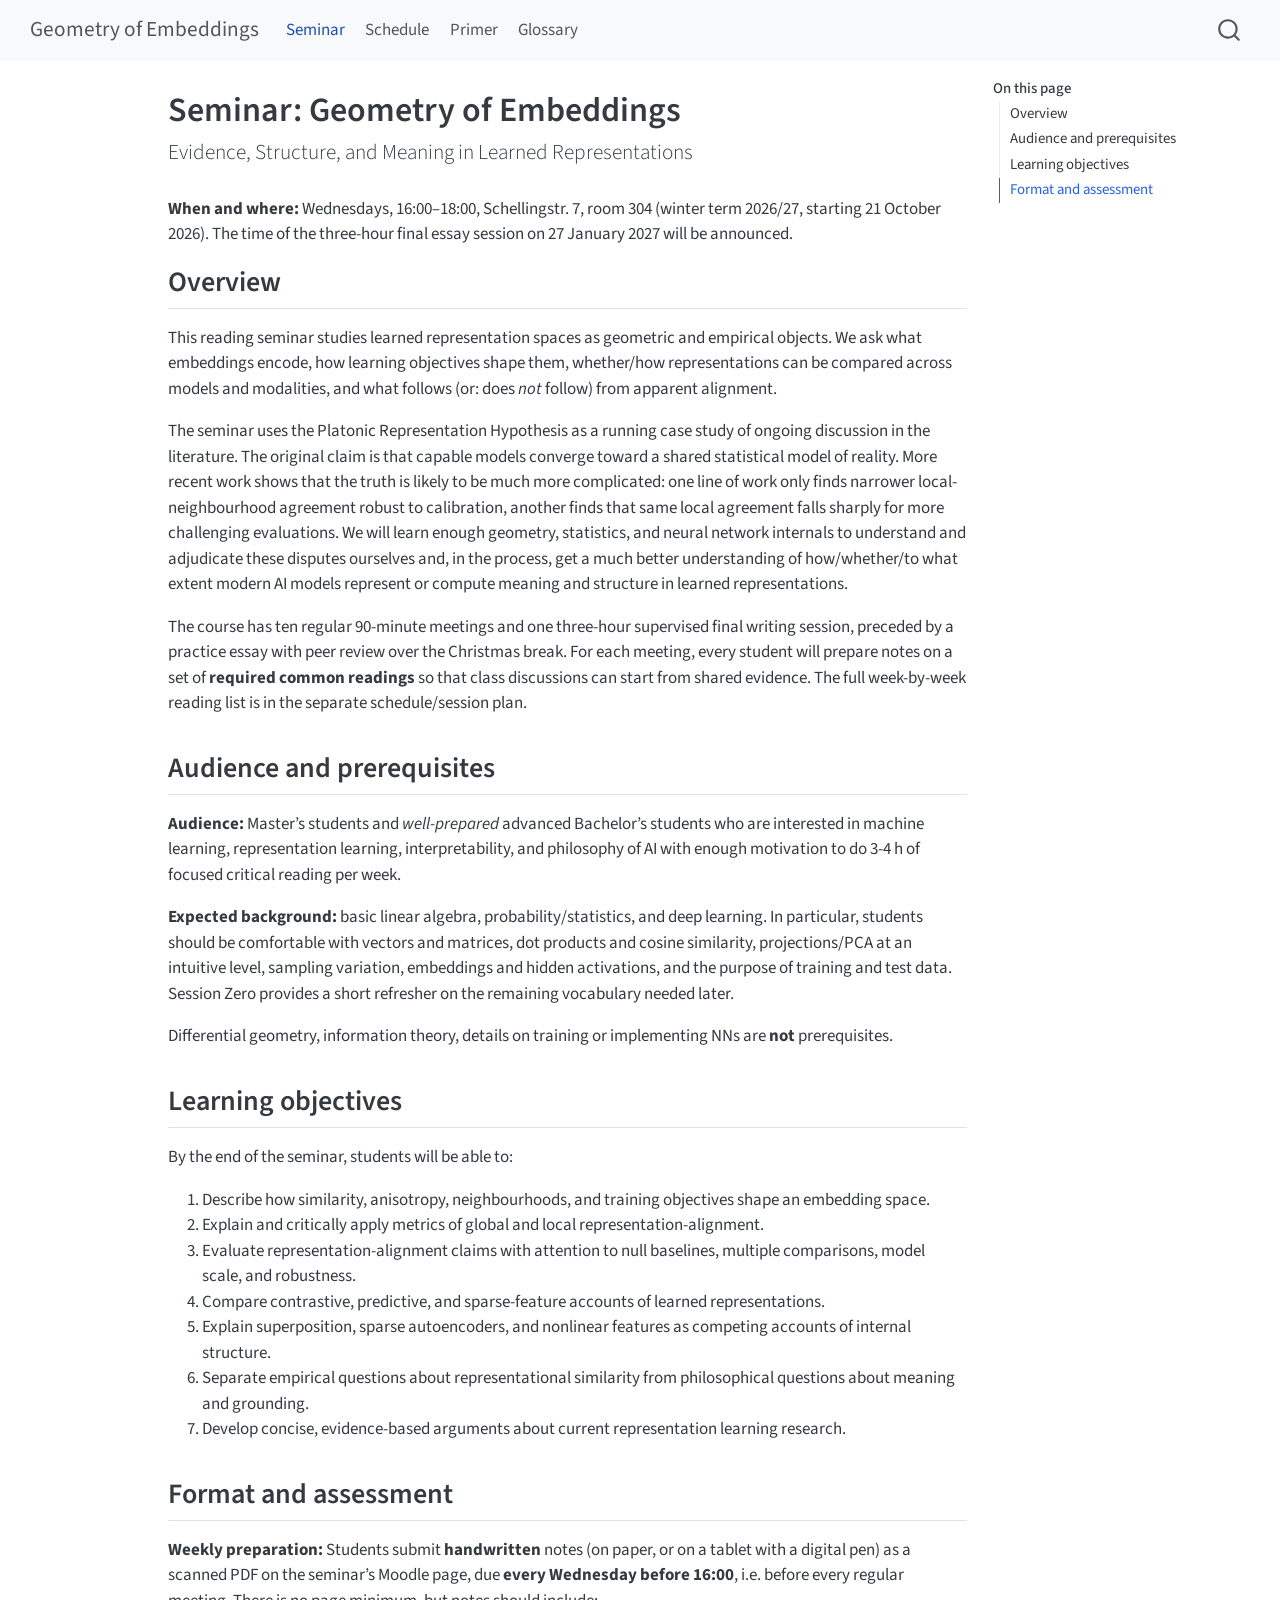
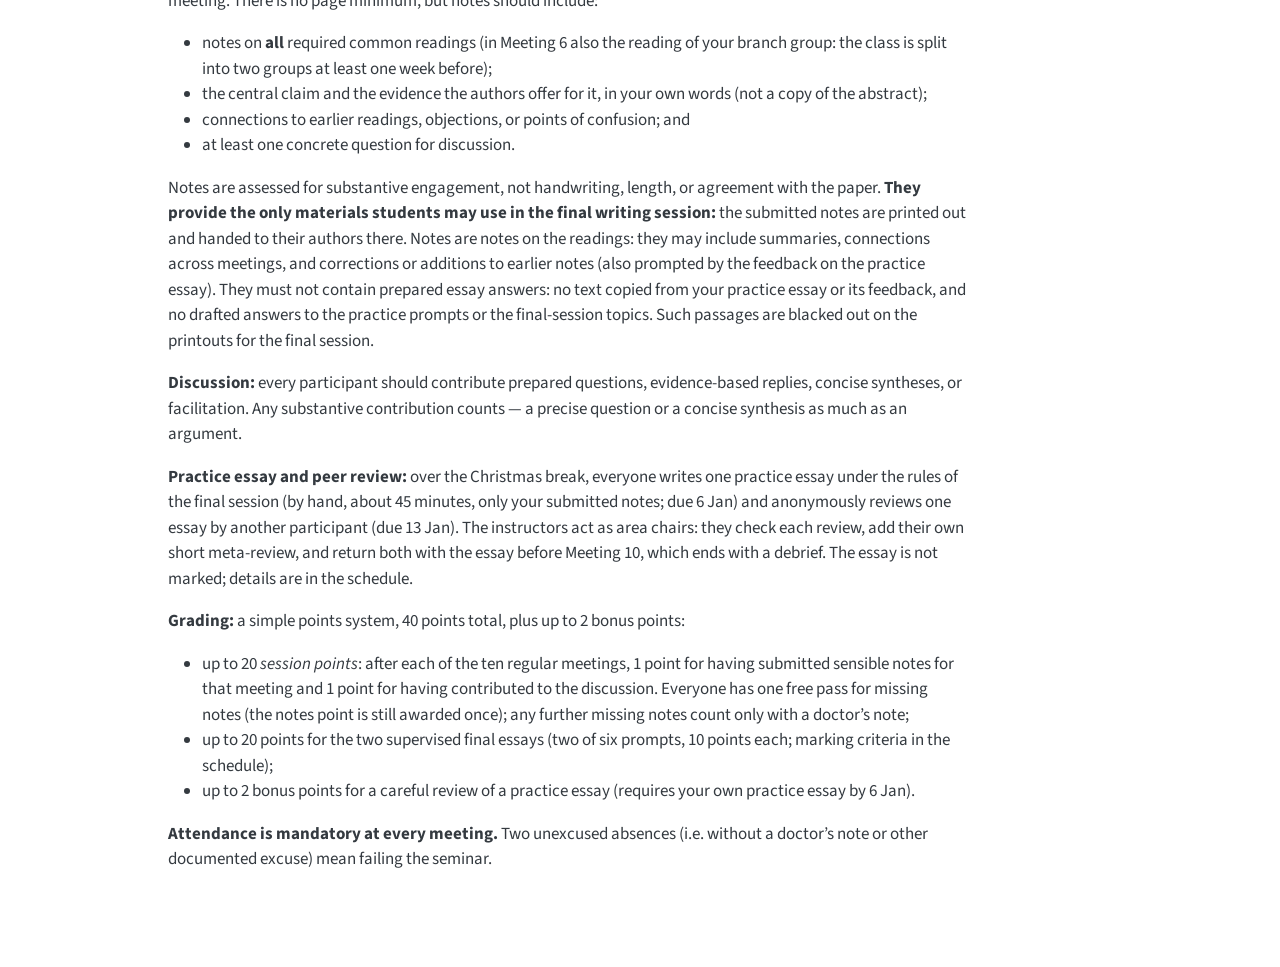
<file: docs/index.html>
<!DOCTYPE html>
<html xmlns="http://www.w3.org/1999/xhtml" lang="en" xml:lang="en"><head>

<meta charset="utf-8">
<meta name="generator" content="quarto-1.7.24">

<meta name="viewport" content="width=device-width, initial-scale=1.0, user-scalable=yes">


<title>Seminar: Geometry of Embeddings – Geometry of Embeddings</title>
<style>
code{white-space: pre-wrap;}
span.smallcaps{font-variant: small-caps;}
div.columns{display: flex; gap: min(4vw, 1.5em);}
div.column{flex: auto; overflow-x: auto;}
div.hanging-indent{margin-left: 1.5em; text-indent: -1.5em;}
ul.task-list{list-style: none;}
ul.task-list li input[type="checkbox"] {
  width: 0.8em;
  margin: 0 0.8em 0.2em -1em; /* quarto-specific, see https://github.com/quarto-dev/quarto-cli/issues/4556 */ 
  vertical-align: middle;
}
</style>


<script src="site_libs/quarto-nav/quarto-nav.js"></script>
<script src="site_libs/quarto-nav/headroom.min.js"></script>
<script src="site_libs/clipboard/clipboard.min.js"></script>
<script src="site_libs/quarto-search/autocomplete.umd.js"></script>
<script src="site_libs/quarto-search/fuse.min.js"></script>
<script src="site_libs/quarto-search/quarto-search.js"></script>
<meta name="quarto:offset" content="./">
<script src="site_libs/quarto-html/quarto.js" type="module"></script>
<script src="site_libs/quarto-html/tabsets/tabsets.js" type="module"></script>
<script src="site_libs/quarto-html/popper.min.js"></script>
<script src="site_libs/quarto-html/tippy.umd.min.js"></script>
<script src="site_libs/quarto-html/anchor.min.js"></script>
<link href="site_libs/quarto-html/tippy.css" rel="stylesheet">
<link href="site_libs/quarto-html/quarto-syntax-highlighting-a37c72dd2dbac68997fcdc15a3622e78.css" rel="stylesheet" id="quarto-text-highlighting-styles">
<script src="site_libs/bootstrap/bootstrap.min.js"></script>
<link href="site_libs/bootstrap/bootstrap-icons.css" rel="stylesheet">
<link href="site_libs/bootstrap/bootstrap-53572a53ce26c13e816a0a04de8773d1.min.css" rel="stylesheet" append-hash="true" id="quarto-bootstrap" data-mode="light">
<script id="quarto-search-options" type="application/json">{
  "location": "navbar",
  "copy-button": false,
  "collapse-after": 3,
  "panel-placement": "end",
  "type": "overlay",
  "limit": 50,
  "keyboard-shortcut": [
    "f",
    "/",
    "s"
  ],
  "show-item-context": false,
  "language": {
    "search-no-results-text": "No results",
    "search-matching-documents-text": "matching documents",
    "search-copy-link-title": "Copy link to search",
    "search-hide-matches-text": "Hide additional matches",
    "search-more-match-text": "more match in this document",
    "search-more-matches-text": "more matches in this document",
    "search-clear-button-title": "Clear",
    "search-text-placeholder": "",
    "search-detached-cancel-button-title": "Cancel",
    "search-submit-button-title": "Submit",
    "search-label": "Search"
  }
}</script>


</head>

<body class="nav-fixed quarto-light">

<div id="quarto-search-results"></div>
  <header id="quarto-header" class="headroom fixed-top">
    <nav class="navbar navbar-expand-lg " data-bs-theme="dark">
      <div class="navbar-container container-fluid">
      <div class="navbar-brand-container mx-auto">
    <a class="navbar-brand" href="./index.html">
    <span class="navbar-title">Geometry of Embeddings</span>
    </a>
  </div>
            <div id="quarto-search" class="" title="Search"></div>
          <button class="navbar-toggler" type="button" data-bs-toggle="collapse" data-bs-target="#navbarCollapse" aria-controls="navbarCollapse" role="menu" aria-expanded="false" aria-label="Toggle navigation" onclick="if (window.quartoToggleHeadroom) { window.quartoToggleHeadroom(); }">
  <span class="navbar-toggler-icon"></span>
</button>
          <div class="collapse navbar-collapse" id="navbarCollapse">
            <ul class="navbar-nav navbar-nav-scroll me-auto">
  <li class="nav-item">
    <a class="nav-link active" href="./index.html" aria-current="page"> 
<span class="menu-text">Seminar</span></a>
  </li>  
  <li class="nav-item">
    <a class="nav-link" href="./schedule.html"> 
<span class="menu-text">Schedule</span></a>
  </li>  
  <li class="nav-item">
    <a class="nav-link" href="./primer.html"> 
<span class="menu-text">Primer</span></a>
  </li>  
  <li class="nav-item">
    <a class="nav-link" href="./glossary.html"> 
<span class="menu-text">Glossary</span></a>
  </li>  
</ul>
          </div> <!-- /navcollapse -->
            <div class="quarto-navbar-tools">
</div>
      </div> <!-- /container-fluid -->
    </nav>
</header>
<!-- content -->
<div id="quarto-content" class="quarto-container page-columns page-rows-contents page-layout-article page-navbar">
<!-- sidebar -->
<!-- margin-sidebar -->
    <div id="quarto-margin-sidebar" class="sidebar margin-sidebar">
        <nav id="TOC" role="doc-toc" class="toc-active">
    <h2 id="toc-title">On this page</h2>
   
  <ul>
  <li><a href="#overview" id="toc-overview" class="nav-link active" data-scroll-target="#overview">Overview</a></li>
  <li><a href="#audience-and-prerequisites" id="toc-audience-and-prerequisites" class="nav-link" data-scroll-target="#audience-and-prerequisites">Audience and prerequisites</a></li>
  <li><a href="#learning-objectives" id="toc-learning-objectives" class="nav-link" data-scroll-target="#learning-objectives">Learning objectives</a></li>
  <li><a href="#format-and-assessment" id="toc-format-and-assessment" class="nav-link" data-scroll-target="#format-and-assessment">Format and assessment</a></li>
  </ul>
</nav>
    </div>
<!-- main -->
<main class="content" id="quarto-document-content">

<header id="title-block-header" class="quarto-title-block default">
<div class="quarto-title">
<h1 class="title">Seminar: Geometry of Embeddings</h1>
<p class="subtitle lead">Evidence, Structure, and Meaning in Learned Representations</p>
</div>



<div class="quarto-title-meta">

    
  
    
  </div>
  


</header>


<p><strong>When and where:</strong> Wednesdays, 16:00–18:00, Schellingstr. 7, room 304 (winter term 2026/27, starting 21 October 2026). The time of the three-hour final essay session on 27 January 2027 will be announced.</p>
<section id="overview" class="level2">
<h2 class="anchored" data-anchor-id="overview">Overview</h2>
<p>This reading seminar studies learned representation spaces as geometric and empirical objects. We ask what embeddings encode, how learning objectives shape them, whether/how representations can be compared across models and modalities, and what follows (or: does <em>not</em> follow) from apparent alignment.</p>
<p>The seminar uses the Platonic Representation Hypothesis as a running case study of ongoing discussion in the literature. The original claim is that capable models converge toward a shared statistical model of reality. More recent work shows that the truth is likely to be much more complicated: one line of work only finds narrower local-neighbourhood agreement robust to calibration, another finds that same local agreement falls sharply for more challenging evaluations. We will learn enough geometry, statistics, and neural network internals to understand and adjudicate these disputes ourselves and, in the process, get a much better understanding of how/whether/to what extent modern AI models represent or compute meaning and structure in learned representations.</p>
<p>The course has ten regular 90-minute meetings and one three-hour supervised final writing session, preceded by a practice essay with peer review over the Christmas break. For each meeting, every student will prepare notes on a set of <strong>required common readings</strong> so that class discussions can start from shared evidence. The full week-by-week reading list is in the separate schedule/session plan.</p>
</section>
<section id="audience-and-prerequisites" class="level2">
<h2 class="anchored" data-anchor-id="audience-and-prerequisites">Audience and prerequisites</h2>
<p><strong>Audience:</strong> Master’s students and <em>well-prepared</em> advanced Bachelor’s students who are interested in machine learning, representation learning, interpretability, and philosophy of AI with enough motivation to do 3-4 h of focused critical reading per week.</p>
<p><strong>Expected background:</strong> basic linear algebra, probability/statistics, and deep learning. In particular, students should be comfortable with vectors and matrices, dot products and cosine similarity, projections/PCA at an intuitive level, sampling variation, embeddings and hidden activations, and the purpose of training and test data. Session Zero provides a short refresher on the remaining vocabulary needed later.</p>
<p>Differential geometry, information theory, details on training or implementing NNs are <strong>not</strong> prerequisites.</p>
</section>
<section id="learning-objectives" class="level2">
<h2 class="anchored" data-anchor-id="learning-objectives">Learning objectives</h2>
<p>By the end of the seminar, students will be able to:</p>
<ol type="1">
<li>Describe how similarity, anisotropy, neighbourhoods, and training objectives shape an embedding space.</li>
<li>Explain and critically apply metrics of global and local representation-alignment.</li>
<li>Evaluate representation-alignment claims with attention to null baselines, multiple comparisons, model scale, and robustness.</li>
<li>Compare contrastive, predictive, and sparse-feature accounts of learned representations.</li>
<li>Explain superposition, sparse autoencoders, and nonlinear features as competing accounts of internal structure.</li>
<li>Separate empirical questions about representational similarity from philosophical questions about meaning and grounding.</li>
<li>Develop concise, evidence-based arguments about current representation learning research.</li>
</ol>
</section>
<section id="format-and-assessment" class="level2">
<h2 class="anchored" data-anchor-id="format-and-assessment">Format and assessment</h2>
<p><strong>Weekly preparation:</strong> Students submit <strong>handwritten</strong> notes (on paper, or on a tablet with a digital pen) as a scanned PDF on the seminar’s Moodle page, due <strong>every Wednesday before 16:00</strong>, i.e.&nbsp;before every regular meeting. There is no page minimum, but notes should include:</p>
<ul>
<li>notes on <strong>all</strong> required common readings (in Meeting 6 also the reading of your branch group: the class is split into two groups at least one week before);</li>
<li>the central claim and the evidence the authors offer for it, in your own words (not a copy of the abstract);</li>
<li>connections to earlier readings, objections, or points of confusion; and</li>
<li>at least one concrete question for discussion.</li>
</ul>
<p>Notes are assessed for substantive engagement, not handwriting, length, or agreement with the paper. <strong>They provide the only materials students may use in the final writing session:</strong> the submitted notes are printed out and handed to their authors there. Notes are notes on the readings: they may include summaries, connections across meetings, and corrections or additions to earlier notes (also prompted by the feedback on the practice essay). They must not contain prepared essay answers: no text copied from your practice essay or its feedback, and no drafted answers to the practice prompts or the final-session topics. Such passages are blacked out on the printouts for the final session.</p>
<p><strong>Discussion:</strong> every participant should contribute prepared questions, evidence-based replies, concise syntheses, or facilitation. Any substantive contribution counts — a precise question or a concise synthesis as much as an argument.</p>
<p><strong>Practice essay and peer review:</strong> over the Christmas break, everyone writes one practice essay under the rules of the final session (by hand, about 45 minutes, only your submitted notes; due 6 Jan) and anonymously reviews one essay by another participant (due 13 Jan). The instructors act as area chairs: they check each review, add their own short meta-review, and return both with the essay before Meeting 10, which ends with a debrief. The essay is not marked; details are in the schedule.</p>
<p><strong>Grading:</strong> a simple points system, 40 points total, plus up to 2 bonus points:</p>
<ul>
<li>up to 20 <em>session points</em>: after each of the ten regular meetings, 1 point for having submitted sensible notes for that meeting and 1 point for having contributed to the discussion. Everyone has one free pass for missing notes (the notes point is still awarded once); any further missing notes count only with a doctor’s note;</li>
<li>up to 20 points for the two supervised final essays (two of six prompts, 10 points each; marking criteria in the schedule);</li>
<li>up to 2 bonus points for a careful review of a practice essay (requires your own practice essay by 6 Jan).</li>
</ul>
<p><strong>Attendance is mandatory at every meeting.</strong> Two unexcused absences (i.e. without a doctor’s note or other documented excuse) mean failing the seminar.</p>


</section>

</main> <!-- /main -->
<script id="quarto-html-after-body" type="application/javascript">
  window.document.addEventListener("DOMContentLoaded", function (event) {
    const icon = "";
    const anchorJS = new window.AnchorJS();
    anchorJS.options = {
      placement: 'right',
      icon: icon
    };
    anchorJS.add('.anchored');
    const isCodeAnnotation = (el) => {
      for (const clz of el.classList) {
        if (clz.startsWith('code-annotation-')) {                     
          return true;
        }
      }
      return false;
    }
    const onCopySuccess = function(e) {
      // button target
      const button = e.trigger;
      // don't keep focus
      button.blur();
      // flash "checked"
      button.classList.add('code-copy-button-checked');
      var currentTitle = button.getAttribute("title");
      button.setAttribute("title", "Copied!");
      let tooltip;
      if (window.bootstrap) {
        button.setAttribute("data-bs-toggle", "tooltip");
        button.setAttribute("data-bs-placement", "left");
        button.setAttribute("data-bs-title", "Copied!");
        tooltip = new bootstrap.Tooltip(button, 
          { trigger: "manual", 
            customClass: "code-copy-button-tooltip",
            offset: [0, -8]});
        tooltip.show();    
      }
      setTimeout(function() {
        if (tooltip) {
          tooltip.hide();
          button.removeAttribute("data-bs-title");
          button.removeAttribute("data-bs-toggle");
          button.removeAttribute("data-bs-placement");
        }
        button.setAttribute("title", currentTitle);
        button.classList.remove('code-copy-button-checked');
      }, 1000);
      // clear code selection
      e.clearSelection();
    }
    const getTextToCopy = function(trigger) {
        const codeEl = trigger.previousElementSibling.cloneNode(true);
        for (const childEl of codeEl.children) {
          if (isCodeAnnotation(childEl)) {
            childEl.remove();
          }
        }
        return codeEl.innerText;
    }
    const clipboard = new window.ClipboardJS('.code-copy-button:not([data-in-quarto-modal])', {
      text: getTextToCopy
    });
    clipboard.on('success', onCopySuccess);
    if (window.document.getElementById('quarto-embedded-source-code-modal')) {
      const clipboardModal = new window.ClipboardJS('.code-copy-button[data-in-quarto-modal]', {
        text: getTextToCopy,
        container: window.document.getElementById('quarto-embedded-source-code-modal')
      });
      clipboardModal.on('success', onCopySuccess);
    }
      var localhostRegex = new RegExp(/^(?:http|https):\/\/localhost\:?[0-9]*\//);
      var mailtoRegex = new RegExp(/^mailto:/);
        var filterRegex = new RegExp('/' + window.location.host + '/');
      var isInternal = (href) => {
          return filterRegex.test(href) || localhostRegex.test(href) || mailtoRegex.test(href);
      }
      // Inspect non-navigation links and adorn them if external
     var links = window.document.querySelectorAll('a[href]:not(.nav-link):not(.navbar-brand):not(.toc-action):not(.sidebar-link):not(.sidebar-item-toggle):not(.pagination-link):not(.no-external):not([aria-hidden]):not(.dropdown-item):not(.quarto-navigation-tool):not(.about-link)');
      for (var i=0; i<links.length; i++) {
        const link = links[i];
        if (!isInternal(link.href)) {
          // undo the damage that might have been done by quarto-nav.js in the case of
          // links that we want to consider external
          if (link.dataset.originalHref !== undefined) {
            link.href = link.dataset.originalHref;
          }
        }
      }
    function tippyHover(el, contentFn, onTriggerFn, onUntriggerFn) {
      const config = {
        allowHTML: true,
        maxWidth: 500,
        delay: 100,
        arrow: false,
        appendTo: function(el) {
            return el.parentElement;
        },
        interactive: true,
        interactiveBorder: 10,
        theme: 'quarto',
        placement: 'bottom-start',
      };
      if (contentFn) {
        config.content = contentFn;
      }
      if (onTriggerFn) {
        config.onTrigger = onTriggerFn;
      }
      if (onUntriggerFn) {
        config.onUntrigger = onUntriggerFn;
      }
      window.tippy(el, config); 
    }
    const noterefs = window.document.querySelectorAll('a[role="doc-noteref"]');
    for (var i=0; i<noterefs.length; i++) {
      const ref = noterefs[i];
      tippyHover(ref, function() {
        // use id or data attribute instead here
        let href = ref.getAttribute('data-footnote-href') || ref.getAttribute('href');
        try { href = new URL(href).hash; } catch {}
        const id = href.replace(/^#\/?/, "");
        const note = window.document.getElementById(id);
        if (note) {
          return note.innerHTML;
        } else {
          return "";
        }
      });
    }
    const xrefs = window.document.querySelectorAll('a.quarto-xref');
    const processXRef = (id, note) => {
      // Strip column container classes
      const stripColumnClz = (el) => {
        el.classList.remove("page-full", "page-columns");
        if (el.children) {
          for (const child of el.children) {
            stripColumnClz(child);
          }
        }
      }
      stripColumnClz(note)
      if (id === null || id.startsWith('sec-')) {
        // Special case sections, only their first couple elements
        const container = document.createElement("div");
        if (note.children && note.children.length > 2) {
          container.appendChild(note.children[0].cloneNode(true));
          for (let i = 1; i < note.children.length; i++) {
            const child = note.children[i];
            if (child.tagName === "P" && child.innerText === "") {
              continue;
            } else {
              container.appendChild(child.cloneNode(true));
              break;
            }
          }
          if (window.Quarto?.typesetMath) {
            window.Quarto.typesetMath(container);
          }
          return container.innerHTML
        } else {
          if (window.Quarto?.typesetMath) {
            window.Quarto.typesetMath(note);
          }
          return note.innerHTML;
        }
      } else {
        // Remove any anchor links if they are present
        const anchorLink = note.querySelector('a.anchorjs-link');
        if (anchorLink) {
          anchorLink.remove();
        }
        if (window.Quarto?.typesetMath) {
          window.Quarto.typesetMath(note);
        }
        if (note.classList.contains("callout")) {
          return note.outerHTML;
        } else {
          return note.innerHTML;
        }
      }
    }
    for (var i=0; i<xrefs.length; i++) {
      const xref = xrefs[i];
      tippyHover(xref, undefined, function(instance) {
        instance.disable();
        let url = xref.getAttribute('href');
        let hash = undefined; 
        if (url.startsWith('#')) {
          hash = url;
        } else {
          try { hash = new URL(url).hash; } catch {}
        }
        if (hash) {
          const id = hash.replace(/^#\/?/, "");
          const note = window.document.getElementById(id);
          if (note !== null) {
            try {
              const html = processXRef(id, note.cloneNode(true));
              instance.setContent(html);
            } finally {
              instance.enable();
              instance.show();
            }
          } else {
            // See if we can fetch this
            fetch(url.split('#')[0])
            .then(res => res.text())
            .then(html => {
              const parser = new DOMParser();
              const htmlDoc = parser.parseFromString(html, "text/html");
              const note = htmlDoc.getElementById(id);
              if (note !== null) {
                const html = processXRef(id, note);
                instance.setContent(html);
              } 
            }).finally(() => {
              instance.enable();
              instance.show();
            });
          }
        } else {
          // See if we can fetch a full url (with no hash to target)
          // This is a special case and we should probably do some content thinning / targeting
          fetch(url)
          .then(res => res.text())
          .then(html => {
            const parser = new DOMParser();
            const htmlDoc = parser.parseFromString(html, "text/html");
            const note = htmlDoc.querySelector('main.content');
            if (note !== null) {
              // This should only happen for chapter cross references
              // (since there is no id in the URL)
              // remove the first header
              if (note.children.length > 0 && note.children[0].tagName === "HEADER") {
                note.children[0].remove();
              }
              const html = processXRef(null, note);
              instance.setContent(html);
            } 
          }).finally(() => {
            instance.enable();
            instance.show();
          });
        }
      }, function(instance) {
      });
    }
        let selectedAnnoteEl;
        const selectorForAnnotation = ( cell, annotation) => {
          let cellAttr = 'data-code-cell="' + cell + '"';
          let lineAttr = 'data-code-annotation="' +  annotation + '"';
          const selector = 'span[' + cellAttr + '][' + lineAttr + ']';
          return selector;
        }
        const selectCodeLines = (annoteEl) => {
          const doc = window.document;
          const targetCell = annoteEl.getAttribute("data-target-cell");
          const targetAnnotation = annoteEl.getAttribute("data-target-annotation");
          const annoteSpan = window.document.querySelector(selectorForAnnotation(targetCell, targetAnnotation));
          const lines = annoteSpan.getAttribute("data-code-lines").split(",");
          const lineIds = lines.map((line) => {
            return targetCell + "-" + line;
          })
          let top = null;
          let height = null;
          let parent = null;
          if (lineIds.length > 0) {
              //compute the position of the single el (top and bottom and make a div)
              const el = window.document.getElementById(lineIds[0]);
              top = el.offsetTop;
              height = el.offsetHeight;
              parent = el.parentElement.parentElement;
            if (lineIds.length > 1) {
              const lastEl = window.document.getElementById(lineIds[lineIds.length - 1]);
              const bottom = lastEl.offsetTop + lastEl.offsetHeight;
              height = bottom - top;
            }
            if (top !== null && height !== null && parent !== null) {
              // cook up a div (if necessary) and position it 
              let div = window.document.getElementById("code-annotation-line-highlight");
              if (div === null) {
                div = window.document.createElement("div");
                div.setAttribute("id", "code-annotation-line-highlight");
                div.style.position = 'absolute';
                parent.appendChild(div);
              }
              div.style.top = top - 2 + "px";
              div.style.height = height + 4 + "px";
              div.style.left = 0;
              let gutterDiv = window.document.getElementById("code-annotation-line-highlight-gutter");
              if (gutterDiv === null) {
                gutterDiv = window.document.createElement("div");
                gutterDiv.setAttribute("id", "code-annotation-line-highlight-gutter");
                gutterDiv.style.position = 'absolute';
                const codeCell = window.document.getElementById(targetCell);
                const gutter = codeCell.querySelector('.code-annotation-gutter');
                gutter.appendChild(gutterDiv);
              }
              gutterDiv.style.top = top - 2 + "px";
              gutterDiv.style.height = height + 4 + "px";
            }
            selectedAnnoteEl = annoteEl;
          }
        };
        const unselectCodeLines = () => {
          const elementsIds = ["code-annotation-line-highlight", "code-annotation-line-highlight-gutter"];
          elementsIds.forEach((elId) => {
            const div = window.document.getElementById(elId);
            if (div) {
              div.remove();
            }
          });
          selectedAnnoteEl = undefined;
        };
          // Handle positioning of the toggle
      window.addEventListener(
        "resize",
        throttle(() => {
          elRect = undefined;
          if (selectedAnnoteEl) {
            selectCodeLines(selectedAnnoteEl);
          }
        }, 10)
      );
      function throttle(fn, ms) {
      let throttle = false;
      let timer;
        return (...args) => {
          if(!throttle) { // first call gets through
              fn.apply(this, args);
              throttle = true;
          } else { // all the others get throttled
              if(timer) clearTimeout(timer); // cancel #2
              timer = setTimeout(() => {
                fn.apply(this, args);
                timer = throttle = false;
              }, ms);
          }
        };
      }
        // Attach click handler to the DT
        const annoteDls = window.document.querySelectorAll('dt[data-target-cell]');
        for (const annoteDlNode of annoteDls) {
          annoteDlNode.addEventListener('click', (event) => {
            const clickedEl = event.target;
            if (clickedEl !== selectedAnnoteEl) {
              unselectCodeLines();
              const activeEl = window.document.querySelector('dt[data-target-cell].code-annotation-active');
              if (activeEl) {
                activeEl.classList.remove('code-annotation-active');
              }
              selectCodeLines(clickedEl);
              clickedEl.classList.add('code-annotation-active');
            } else {
              // Unselect the line
              unselectCodeLines();
              clickedEl.classList.remove('code-annotation-active');
            }
          });
        }
    const findCites = (el) => {
      const parentEl = el.parentElement;
      if (parentEl) {
        const cites = parentEl.dataset.cites;
        if (cites) {
          return {
            el,
            cites: cites.split(' ')
          };
        } else {
          return findCites(el.parentElement)
        }
      } else {
        return undefined;
      }
    };
    var bibliorefs = window.document.querySelectorAll('a[role="doc-biblioref"]');
    for (var i=0; i<bibliorefs.length; i++) {
      const ref = bibliorefs[i];
      const citeInfo = findCites(ref);
      if (citeInfo) {
        tippyHover(citeInfo.el, function() {
          var popup = window.document.createElement('div');
          citeInfo.cites.forEach(function(cite) {
            var citeDiv = window.document.createElement('div');
            citeDiv.classList.add('hanging-indent');
            citeDiv.classList.add('csl-entry');
            var biblioDiv = window.document.getElementById('ref-' + cite);
            if (biblioDiv) {
              citeDiv.innerHTML = biblioDiv.innerHTML;
            }
            popup.appendChild(citeDiv);
          });
          return popup.innerHTML;
        });
      }
    }
  });
  </script>
</div> <!-- /content -->




</body></html>
</file>
<file: docs/site_libs/quarto-html/tippy.css>
.tippy-box[data-animation=fade][data-state=hidden]{opacity:0}[data-tippy-root]{max-width:calc(100vw - 10px)}.tippy-box{position:relative;background-color:#333;color:#fff;border-radius:4px;font-size:14px;line-height:1.4;white-space:normal;outline:0;transition-property:transform,visibility,opacity}.tippy-box[data-placement^=top]>.tippy-arrow{bottom:0}.tippy-box[data-placement^=top]>.tippy-arrow:before{bottom:-7px;left:0;border-width:8px 8px 0;border-top-color:initial;transform-origin:center top}.tippy-box[data-placement^=bottom]>.tippy-arrow{top:0}.tippy-box[data-placement^=bottom]>.tippy-arrow:before{top:-7px;left:0;border-width:0 8px 8px;border-bottom-color:initial;transform-origin:center bottom}.tippy-box[data-placement^=left]>.tippy-arrow{right:0}.tippy-box[data-placement^=left]>.tippy-arrow:before{border-width:8px 0 8px 8px;border-left-color:initial;right:-7px;transform-origin:center left}.tippy-box[data-placement^=right]>.tippy-arrow{left:0}.tippy-box[data-placement^=right]>.tippy-arrow:before{left:-7px;border-width:8px 8px 8px 0;border-right-color:initial;transform-origin:center right}.tippy-box[data-inertia][data-state=visible]{transition-timing-function:cubic-bezier(.54,1.5,.38,1.11)}.tippy-arrow{width:16px;height:16px;color:#333}.tippy-arrow:before{content:"";position:absolute;border-color:transparent;border-style:solid}.tippy-content{position:relative;padding:5px 9px;z-index:1}
</file>
<file: docs/site_libs/quarto-html/quarto-syntax-highlighting-a37c72dd2dbac68997fcdc15a3622e78.css>
/* quarto syntax highlight colors */
:root {
  --quarto-hl-ot-color: #003B4F;
  --quarto-hl-at-color: #657422;
  --quarto-hl-ss-color: #20794D;
  --quarto-hl-an-color: #5E5E5E;
  --quarto-hl-fu-color: #4758AB;
  --quarto-hl-st-color: #20794D;
  --quarto-hl-cf-color: #003B4F;
  --quarto-hl-op-color: #5E5E5E;
  --quarto-hl-er-color: #AD0000;
  --quarto-hl-bn-color: #AD0000;
  --quarto-hl-al-color: #AD0000;
  --quarto-hl-va-color: #111111;
  --quarto-hl-bu-color: inherit;
  --quarto-hl-ex-color: inherit;
  --quarto-hl-pp-color: #AD0000;
  --quarto-hl-in-color: #5E5E5E;
  --quarto-hl-vs-color: #20794D;
  --quarto-hl-wa-color: #5E5E5E;
  --quarto-hl-do-color: #5E5E5E;
  --quarto-hl-im-color: #00769E;
  --quarto-hl-ch-color: #20794D;
  --quarto-hl-dt-color: #AD0000;
  --quarto-hl-fl-color: #AD0000;
  --quarto-hl-co-color: #5E5E5E;
  --quarto-hl-cv-color: #5E5E5E;
  --quarto-hl-cn-color: #8f5902;
  --quarto-hl-sc-color: #5E5E5E;
  --quarto-hl-dv-color: #AD0000;
  --quarto-hl-kw-color: #003B4F;
}

/* other quarto variables */
:root {
  --quarto-font-monospace: SFMono-Regular, Menlo, Monaco, Consolas, "Liberation Mono", "Courier New", monospace;
}

/* syntax highlight based on Pandoc's rules */
pre > code.sourceCode > span {
  color: #003B4F;
}

code.sourceCode > span {
  color: #003B4F;
}

div.sourceCode,
div.sourceCode pre.sourceCode {
  color: #003B4F;
}

/* Normal */
code span {
  color: #003B4F;
}

/* Alert */
code span.al {
  color: #AD0000;
  font-style: inherit;
}

/* Annotation */
code span.an {
  color: #5E5E5E;
  font-style: inherit;
}

/* Attribute */
code span.at {
  color: #657422;
  font-style: inherit;
}

/* BaseN */
code span.bn {
  color: #AD0000;
  font-style: inherit;
}

/* BuiltIn */
code span.bu {
  font-style: inherit;
}

/* ControlFlow */
code span.cf {
  color: #003B4F;
  font-weight: bold;
  font-style: inherit;
}

/* Char */
code span.ch {
  color: #20794D;
  font-style: inherit;
}

/* Constant */
code span.cn {
  color: #8f5902;
  font-style: inherit;
}

/* Comment */
code span.co {
  color: #5E5E5E;
  font-style: inherit;
}

/* CommentVar */
code span.cv {
  color: #5E5E5E;
  font-style: italic;
}

/* Documentation */
code span.do {
  color: #5E5E5E;
  font-style: italic;
}

/* DataType */
code span.dt {
  color: #AD0000;
  font-style: inherit;
}

/* DecVal */
code span.dv {
  color: #AD0000;
  font-style: inherit;
}

/* Error */
code span.er {
  color: #AD0000;
  font-style: inherit;
}

/* Extension */
code span.ex {
  font-style: inherit;
}

/* Float */
code span.fl {
  color: #AD0000;
  font-style: inherit;
}

/* Function */
code span.fu {
  color: #4758AB;
  font-style: inherit;
}

/* Import */
code span.im {
  color: #00769E;
  font-style: inherit;
}

/* Information */
code span.in {
  color: #5E5E5E;
  font-style: inherit;
}

/* Keyword */
code span.kw {
  color: #003B4F;
  font-weight: bold;
  font-style: inherit;
}

/* Operator */
code span.op {
  color: #5E5E5E;
  font-style: inherit;
}

/* Other */
code span.ot {
  color: #003B4F;
  font-style: inherit;
}

/* Preprocessor */
code span.pp {
  color: #AD0000;
  font-style: inherit;
}

/* SpecialChar */
code span.sc {
  color: #5E5E5E;
  font-style: inherit;
}

/* SpecialString */
code span.ss {
  color: #20794D;
  font-style: inherit;
}

/* String */
code span.st {
  color: #20794D;
  font-style: inherit;
}

/* Variable */
code span.va {
  color: #111111;
  font-style: inherit;
}

/* VerbatimString */
code span.vs {
  color: #20794D;
  font-style: inherit;
}

/* Warning */
code span.wa {
  color: #5E5E5E;
  font-style: italic;
}

.prevent-inlining {
  content: "</";
}

/*# sourceMappingURL=7dd3f388b992c8376707dc6dc4f1ab86.css.map */
</file>
